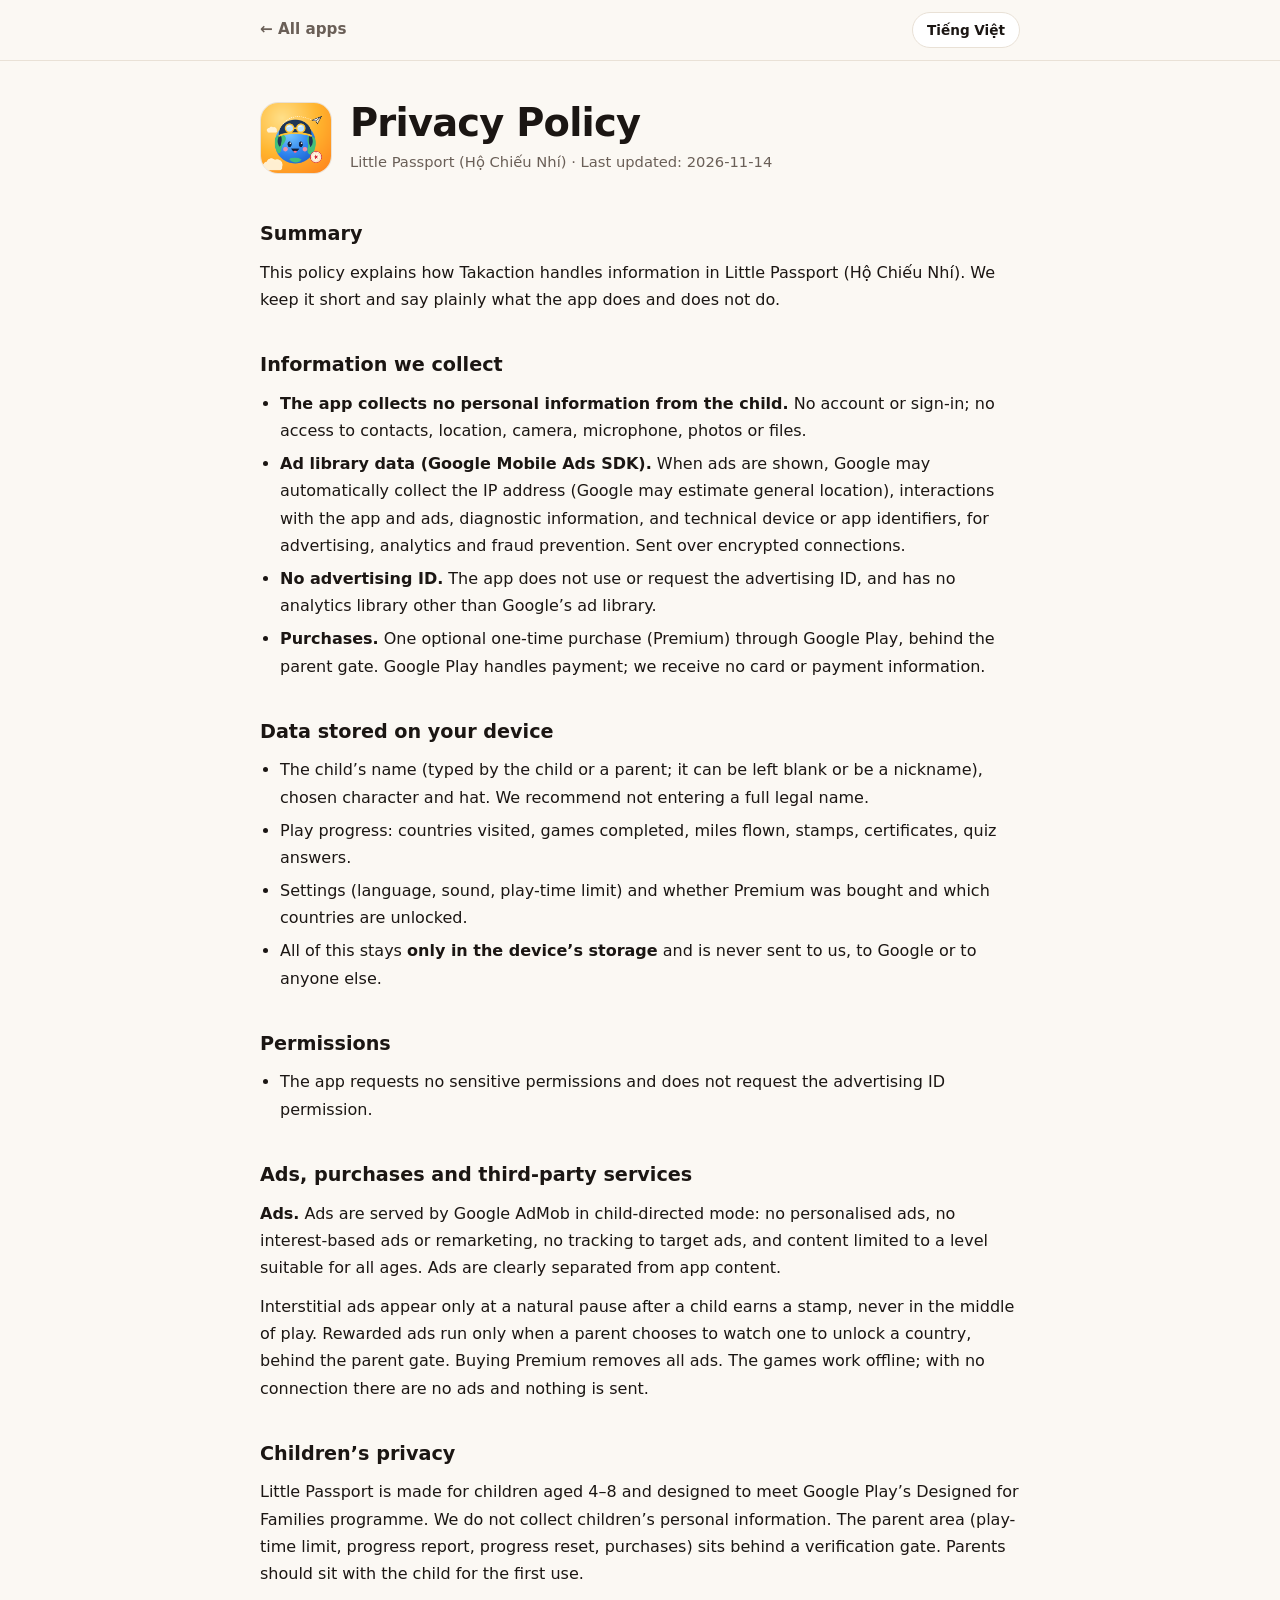
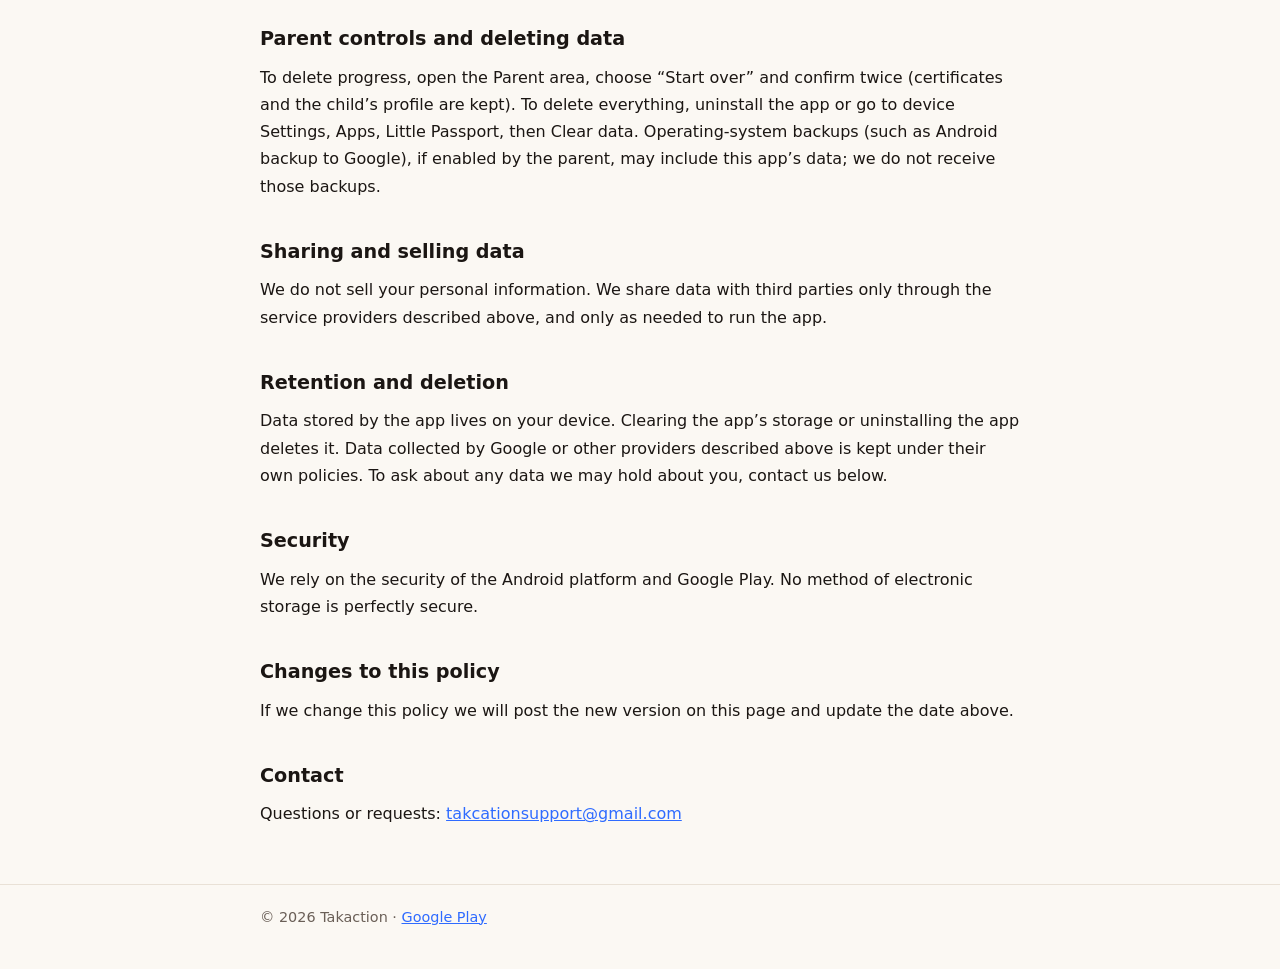
<file: privacy/ho-chieu-nhi/index.html>
<!doctype html>
<html lang="en">
<head>
<meta charset="utf-8">
<meta name="viewport" content="width=device-width, initial-scale=1">
<title>Little Passport (Hộ Chiếu Nhí) — Privacy Policy</title>
<meta name="description" content="Privacy policy for Little Passport (Hộ Chiếu Nhí) by Takaction.">
<meta name="robots" content="index,follow">
<link rel="icon" type="image/png" href="../../assets/logo-64.png">
<link rel="stylesheet" href="../policy.css">
</head>
<body>
<header><div class="wrap bar">
  <a href="../../#apps" id="back">← All apps</a>
  <button class="chip" id="lang" type="button" aria-label="Switch language">Tiếng Việt</button>
</div></header>
<main class="wrap">
  <div class="head">
    <img src="../../assets/ho-chieu-nhi.png" alt="" width="72" height="72">
    <div>
      <h1><span lang="en">Privacy Policy</span><span lang="vi">Chính sách quyền riêng tư</span></h1>
      <div class="meta">Little Passport (Hộ Chiếu Nhí) · <span lang="en">Last updated</span><span lang="vi">Cập nhật lần cuối</span>: 2026-11-14</div>
    </div>
  </div>
<div lang="en">
<h2>Summary</h2><p>This policy explains how Takaction handles information in Little Passport (Hộ Chiếu Nhí). We keep it short and say plainly what the app does and does not do.</p>
<h2>Information we collect</h2><ul><li><b>The app collects no personal information from the child.</b> No account or sign-in; no access to contacts, location, camera, microphone, photos or files.</li><li><b>Ad library data (Google Mobile Ads SDK).</b> When ads are shown, Google may automatically collect the IP address (Google may estimate general location), interactions with the app and ads, diagnostic information, and technical device or app identifiers, for advertising, analytics and fraud prevention. Sent over encrypted connections.</li><li><b>No advertising ID.</b> The app does not use or request the advertising ID, and has no analytics library other than Google’s ad library.</li><li><b>Purchases.</b> One optional one-time purchase (Premium) through Google Play, behind the parent gate. Google Play handles payment; we receive no card or payment information.</li></ul>
<h2>Data stored on your device</h2><ul><li>The child’s name (typed by the child or a parent; it can be left blank or be a nickname), chosen character and hat. We recommend not entering a full legal name.</li><li>Play progress: countries visited, games completed, miles flown, stamps, certificates, quiz answers.</li><li>Settings (language, sound, play-time limit) and whether Premium was bought and which countries are unlocked.</li><li>All of this stays <b>only in the device’s storage</b> and is never sent to us, to Google or to anyone else.</li></ul>
<h2>Permissions</h2><ul><li>The app requests no sensitive permissions and does not request the advertising ID permission.</li></ul>
<h2>Ads, purchases and third-party services</h2><p><b>Ads.</b> Ads are served by Google AdMob in child-directed mode: no personalised ads, no interest-based ads or remarketing, no tracking to target ads, and content limited to a level suitable for all ages. Ads are clearly separated from app content.</p><p>Interstitial ads appear only at a natural pause after a child earns a stamp, never in the middle of play. Rewarded ads run only when a parent chooses to watch one to unlock a country, behind the parent gate. Buying Premium removes all ads. The games work offline; with no connection there are no ads and nothing is sent.</p>
<h2>Children’s privacy</h2><p>Little Passport is made for children aged 4–8 and designed to meet Google Play’s Designed for Families programme. We do not collect children’s personal information. The parent area (play-time limit, progress report, progress reset, purchases) sits behind a verification gate. Parents should sit with the child for the first use.</p>
<h2>Parent controls and deleting data</h2><p>To delete progress, open the Parent area, choose “Start over” and confirm twice (certificates and the child’s profile are kept). To delete everything, uninstall the app or go to device Settings, Apps, Little Passport, then Clear data. Operating-system backups (such as Android backup to Google), if enabled by the parent, may include this app’s data; we do not receive those backups.</p>
<h2>Sharing and selling data</h2><p>We do not sell your personal information. We share data with third parties only through the service providers described above, and only as needed to run the app.</p>
<h2>Retention and deletion</h2><p>Data stored by the app lives on your device. Clearing the app’s storage or uninstalling the app deletes it. Data collected by Google or other providers described above is kept under their own policies. To ask about any data we may hold about you, contact us below.</p>
<h2>Security</h2><p>We rely on the security of the Android platform and Google Play. No method of electronic storage is perfectly secure.</p>
<h2>Changes to this policy</h2><p>If we change this policy we will post the new version on this page and update the date above.</p>
<h2>Contact</h2><p>Questions or requests: <a href="mailto:takcationsupport@gmail.com">takcationsupport@gmail.com</a></p>
</div>
<div lang="vi">
<h2>Tóm tắt</h2><p>Chính sách này giải thích cách Takaction xử lý thông tin trong ứng dụng Little Passport (Hộ Chiếu Nhí). Chúng tôi viết ngắn gọn và nói rõ ứng dụng làm gì, không làm gì.</p>
<h2>Thông tin chúng tôi thu thập</h2><ul><li><b>Ứng dụng không thu thập thông tin cá nhân của bé.</b> Không tài khoản hay đăng nhập; không xin quyền danh bạ, vị trí, camera, micro, ảnh hay tệp.</li><li><b>Dữ liệu của thư viện quảng cáo (Google Mobile Ads SDK).</b> Khi hiển thị quảng cáo, Google có thể tự động thu thập địa chỉ IP (Google có thể ước lượng vị trí chung), tương tác với ứng dụng và quảng cáo, thông tin chẩn đoán, và mã định danh kỹ thuật của thiết bị hay ứng dụng, dùng cho quảng cáo, phân tích và chống gian lận. Dữ liệu truyền qua kết nối mã hóa.</li><li><b>Không dùng mã quảng cáo.</b> Ứng dụng không dùng hay xin quyền mã quảng cáo (Advertising ID), và không có thư viện phân tích nào ngoài thư viện quảng cáo của Google.</li><li><b>Giao dịch mua.</b> Một gói mua một lần tùy chọn (Premium) qua Google Play, sau cổng phụ huynh. Google Play xử lý thanh toán; chúng tôi không nhận thông tin thẻ hay thanh toán.</li></ul>
<h2>Dữ liệu lưu trên thiết bị</h2><ul><li>Tên bé (do bé hoặc phụ huynh nhập, có thể để trống hoặc dùng tên gọi ở nhà), nhân vật và chiếc mũ đã chọn. Khuyên không nhập họ tên đầy đủ.</li><li>Tiến độ chơi: nước đã đến, trò đã hoàn thành, số dặm bay, con dấu, chứng nhận, câu đố đã trả lời.</li><li>Cài đặt (ngôn ngữ, âm thanh, giới hạn thời gian chơi), trạng thái đã mua Premium và các nước đã mở khóa.</li><li>Tất cả chỉ nằm <b>trong bộ nhớ của thiết bị</b> và không bao giờ được gửi cho chúng tôi, cho Google hay bất kỳ ai.</li></ul>
<h2>Quyền truy cập</h2><ul><li>Ứng dụng không yêu cầu quyền nhạy cảm nào và không xin quyền mã quảng cáo.</li></ul>
<h2>Quảng cáo, giao dịch mua và dịch vụ bên thứ ba</h2><p><b>Quảng cáo.</b> Quảng cáo do Google AdMob phân phối ở chế độ dành cho trẻ em: không quảng cáo cá nhân hóa, không quảng cáo theo sở thích hay tiếp thị lại, không theo dõi để nhắm quảng cáo, nội dung giới hạn ở mức phù hợp mọi lứa tuổi. Quảng cáo được tách rõ khỏi nội dung ứng dụng.</p><p>Quảng cáo xen kẽ chỉ hiện ở điểm nghỉ sau khi bé nhận con dấu, không bao giờ giữa lúc chơi. Quảng cáo thưởng chỉ chạy khi phụ huynh chủ động bấm xem để mở khóa một nước, sau cổng phụ huynh. Mua Premium sẽ bỏ toàn bộ quảng cáo. Các trò chơi chạy được khi không có mạng; khi không có mạng thì không có quảng cáo và không có dữ liệu nào được gửi.</p>
<h2>Quyền riêng tư của trẻ em</h2><p>Hộ Chiếu Nhí dành cho trẻ 4–8 tuổi và được thiết kế theo chương trình Designed for Families của Google Play. Chúng tôi không thu thập thông tin cá nhân của trẻ. Khu vực phụ huynh (giới hạn giờ chơi, báo cáo, xóa tiến độ, mua hàng) có cổng xác minh. Phụ huynh nên ngồi cùng bé ở lần dùng đầu tiên.</p>
<h2>Quyền của phụ huynh và xóa dữ liệu</h2><p>Xóa tiến độ: vào Khu phụ huynh, chọn “Chơi lại từ đầu” và xác nhận hai bước (chứng nhận và hồ sơ của bé được giữ lại). Xóa toàn bộ: gỡ ứng dụng, hoặc vào Cài đặt thiết bị, Ứng dụng, Hộ Chiếu Nhí, rồi Xóa dữ liệu. Sao lưu của hệ điều hành (như sao lưu Android lên Google), nếu phụ huynh bật, có thể gồm dữ liệu của ứng dụng; chúng tôi không nhận các bản sao lưu đó.</p>
<h2>Chia sẻ và bán dữ liệu</h2><p>Chúng tôi không bán thông tin cá nhân của bạn. Dữ liệu chỉ đến bên thứ ba qua các nhà cung cấp dịch vụ nêu ở trên, và chỉ khi cần để ứng dụng hoạt động.</p>
<h2>Lưu trữ và xóa dữ liệu</h2><p>Dữ liệu do ứng dụng lưu nằm trên thiết bị của bạn. Xóa dữ liệu ứng dụng hoặc gỡ cài đặt sẽ xóa chúng. Dữ liệu do Google hoặc nhà cung cấp khác nêu ở trên thu thập được giữ theo chính sách riêng của họ. Nếu muốn hỏi về dữ liệu chúng tôi có thể đang giữ, hãy liên hệ bên dưới.</p>
<h2>Bảo mật</h2><p>Chúng tôi dựa vào cơ chế bảo mật của nền tảng Android và Google Play. Không phương thức lưu trữ điện tử nào an toàn tuyệt đối.</p>
<h2>Thay đổi chính sách</h2><p>Nếu thay đổi chính sách, chúng tôi sẽ đăng bản mới trên trang này và cập nhật ngày ở trên.</p>
<h2>Liên hệ</h2><p>Câu hỏi hoặc yêu cầu: <a href="mailto:takcationsupport@gmail.com">takcationsupport@gmail.com</a></p>
</div>
</main>
<footer><div class="wrap">© <span id="yr"></span> Takaction · <a href="https://play.google.com/store/apps/dev?id=4733093585231168003" rel="noopener">Google Play</a></div></footer>
<script>
(function(){
  var r=document.documentElement,b=document.getElementById("lang"),back=document.getElementById("back");
  function s(f){try{return f()}catch(e){}}
  function set(l){r.lang=l;b.textContent=l==="vi"?"English":"Tiếng Việt";back.textContent=l==="vi"?"← Tất cả ứng dụng":"← All apps";
    document.title="Little Passport (Hộ Chiếu Nhí) — "+(l==="vi"?"Chính sách quyền riêng tư":"Privacy Policy");s(function(){localStorage.setItem("tk-lang",l)})}
  var l=s(function(){return localStorage.getItem("tk-lang")})||((navigator.language||"").toLowerCase().indexOf("vi")===0?"vi":"en");
  set(l);b.addEventListener("click",function(){set(r.lang==="vi"?"en":"vi")});
  var t=s(function(){return localStorage.getItem("tk-theme")});if(t)r.dataset.theme=t;
  document.getElementById("yr").textContent=new Date().getFullYear();
})();
</script>
</body>
</html>
</file>
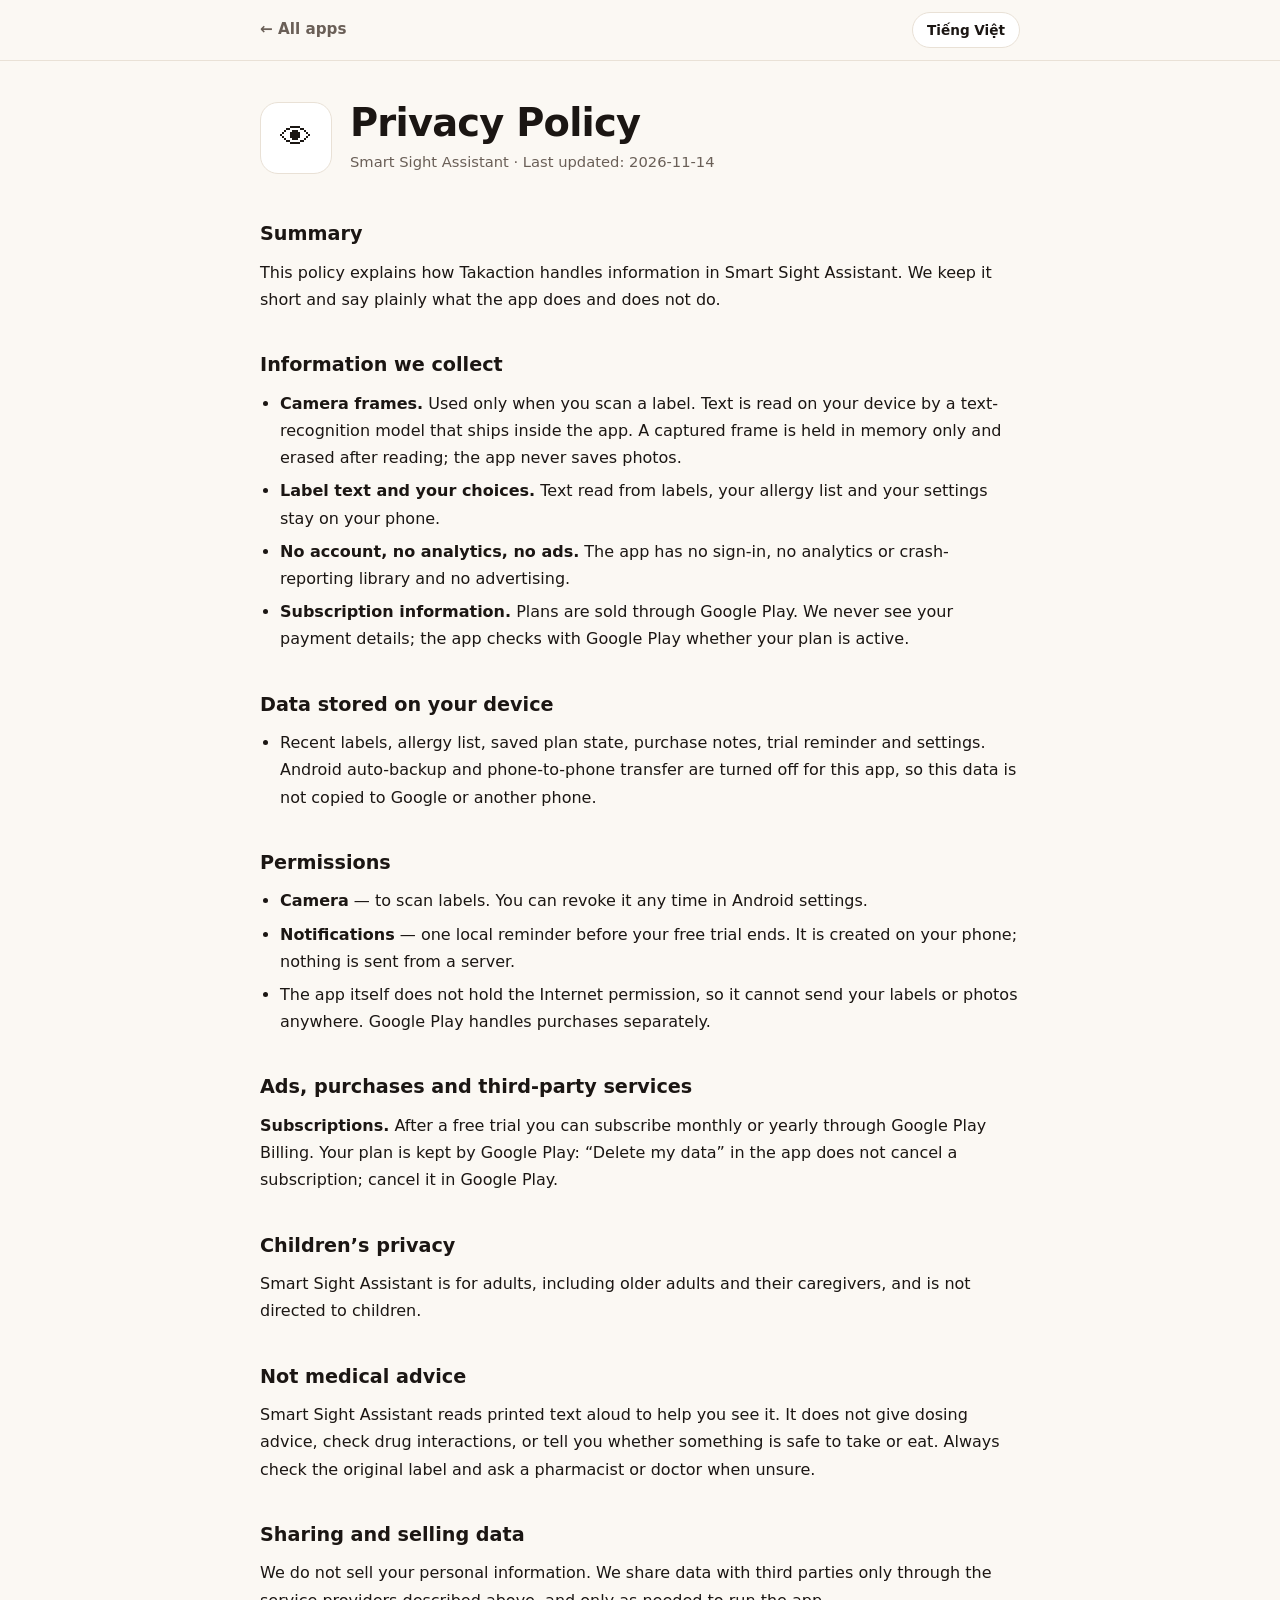
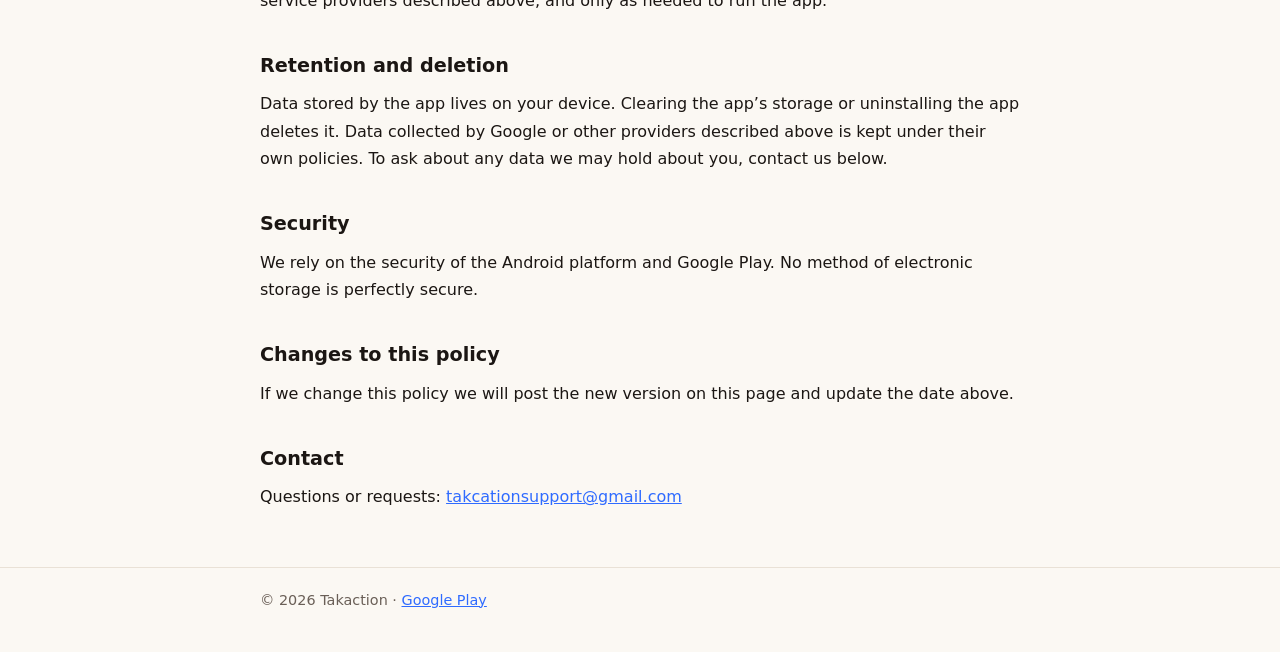
<file: privacy/smart-sight/index.html>
<!doctype html>
<html lang="en">
<head>
<meta charset="utf-8">
<meta name="viewport" content="width=device-width, initial-scale=1">
<title>Smart Sight Assistant — Privacy Policy</title>
<meta name="description" content="Privacy policy for Smart Sight Assistant by Takaction.">
<meta name="robots" content="index,follow">
<link rel="icon" type="image/png" href="../../assets/logo-64.png">
<link rel="stylesheet" href="../policy.css">
</head>
<body>
<header><div class="wrap bar">
  <a href="../../#apps" id="back">← All apps</a>
  <button class="chip" id="lang" type="button" aria-label="Switch language">Tiếng Việt</button>
</div></header>
<main class="wrap">
  <div class="head">
    <div class="noicon" aria-hidden="true">👁</div>
    <div>
      <h1><span lang="en">Privacy Policy</span><span lang="vi">Chính sách quyền riêng tư</span></h1>
      <div class="meta">Smart Sight Assistant · <span lang="en">Last updated</span><span lang="vi">Cập nhật lần cuối</span>: 2026-11-14</div>
    </div>
  </div>
<div lang="en">
<h2>Summary</h2><p>This policy explains how Takaction handles information in Smart Sight Assistant. We keep it short and say plainly what the app does and does not do.</p>
<h2>Information we collect</h2><ul><li><b>Camera frames.</b> Used only when you scan a label. Text is read on your device by a text-recognition model that ships inside the app. A captured frame is held in memory only and erased after reading; the app never saves photos.</li><li><b>Label text and your choices.</b> Text read from labels, your allergy list and your settings stay on your phone.</li><li><b>No account, no analytics, no ads.</b> The app has no sign-in, no analytics or crash-reporting library and no advertising.</li><li><b>Subscription information.</b> Plans are sold through Google Play. We never see your payment details; the app checks with Google Play whether your plan is active.</li></ul>
<h2>Data stored on your device</h2><ul><li>Recent labels, allergy list, saved plan state, purchase notes, trial reminder and settings. Android auto-backup and phone-to-phone transfer are turned off for this app, so this data is not copied to Google or another phone.</li></ul>
<h2>Permissions</h2><ul><li><b>Camera</b> — to scan labels. You can revoke it any time in Android settings.</li><li><b>Notifications</b> — one local reminder before your free trial ends. It is created on your phone; nothing is sent from a server.</li><li>The app itself does not hold the Internet permission, so it cannot send your labels or photos anywhere. Google Play handles purchases separately.</li></ul>
<h2>Ads, purchases and third-party services</h2><p><b>Subscriptions.</b> After a free trial you can subscribe monthly or yearly through Google Play Billing. Your plan is kept by Google Play: “Delete my data” in the app does not cancel a subscription; cancel it in Google Play.</p>
<h2>Children’s privacy</h2><p>Smart Sight Assistant is for adults, including older adults and their caregivers, and is not directed to children.</p>
<h2>Not medical advice</h2><p>Smart Sight Assistant reads printed text aloud to help you see it. It does not give dosing advice, check drug interactions, or tell you whether something is safe to take or eat. Always check the original label and ask a pharmacist or doctor when unsure.</p>
<h2>Sharing and selling data</h2><p>We do not sell your personal information. We share data with third parties only through the service providers described above, and only as needed to run the app.</p>
<h2>Retention and deletion</h2><p>Data stored by the app lives on your device. Clearing the app’s storage or uninstalling the app deletes it. Data collected by Google or other providers described above is kept under their own policies. To ask about any data we may hold about you, contact us below.</p>
<h2>Security</h2><p>We rely on the security of the Android platform and Google Play. No method of electronic storage is perfectly secure.</p>
<h2>Changes to this policy</h2><p>If we change this policy we will post the new version on this page and update the date above.</p>
<h2>Contact</h2><p>Questions or requests: <a href="mailto:takcationsupport@gmail.com">takcationsupport@gmail.com</a></p>
</div>
<div lang="vi">
<h2>Tóm tắt</h2><p>Chính sách này giải thích cách Takaction xử lý thông tin trong ứng dụng Smart Sight Assistant. Chúng tôi viết ngắn gọn và nói rõ ứng dụng làm gì, không làm gì.</p>
<h2>Thông tin chúng tôi thu thập</h2><ul><li><b>Khung hình từ camera.</b> Chỉ dùng khi bạn quét nhãn. Chữ được đọc ngay trên thiết bị bằng mô hình nhận dạng chữ nằm sẵn trong ứng dụng. Khung hình chụp chỉ giữ trong bộ nhớ và bị xóa sau khi đọc; ứng dụng không bao giờ lưu ảnh.</li><li><b>Nội dung nhãn và lựa chọn của bạn.</b> Chữ đọc từ nhãn, danh sách dị ứng và cài đặt của bạn nằm trên điện thoại.</li><li><b>Không tài khoản, không phân tích, không quảng cáo.</b> Ứng dụng không có đăng nhập, không có thư viện phân tích hay báo lỗi, và không có quảng cáo.</li><li><b>Thông tin đăng ký gói.</b> Các gói được bán qua Google Play. Chúng tôi không thấy thông tin thanh toán; ứng dụng hỏi Google Play xem gói của bạn còn hiệu lực không.</li></ul>
<h2>Dữ liệu lưu trên thiết bị</h2><ul><li>Nhãn gần đây, danh sách dị ứng, trạng thái gói đã lưu, ghi chú giao dịch, nhắc nhở dùng thử và cài đặt. Tính năng tự sao lưu của Android và chuyển dữ liệu giữa hai điện thoại đã tắt cho ứng dụng này, nên dữ liệu không được chép lên Google hay sang máy khác.</li></ul>
<h2>Quyền truy cập</h2><ul><li><b>Camera</b> — để quét nhãn. Bạn có thể thu hồi quyền bất kỳ lúc nào trong cài đặt Android.</li><li><b>Thông báo</b> — một nhắc nhở cục bộ trước khi hết dùng thử. Nó được tạo trên điện thoại; không có gì được gửi từ máy chủ.</li><li>Bản thân ứng dụng không có quyền Internet nên không thể gửi nhãn hay ảnh của bạn đi đâu. Google Play xử lý giao dịch riêng.</li></ul>
<h2>Quảng cáo, giao dịch mua và dịch vụ bên thứ ba</h2><p><b>Đăng ký gói.</b> Sau thời gian dùng thử miễn phí, bạn có thể đăng ký theo tháng hoặc năm qua Google Play Billing. Gói do Google Play giữ: “Xóa dữ liệu của tôi” trong ứng dụng không hủy gói; hãy hủy trong Google Play.</p>
<h2>Quyền riêng tư của trẻ em</h2><p>Smart Sight Assistant dành cho người lớn, gồm người lớn tuổi và người chăm sóc, không nhắm tới trẻ em.</p>
<h2>Không phải lời khuyên y tế</h2><p>Smart Sight Assistant đọc to chữ in để giúp bạn nhìn rõ. Ứng dụng không đưa ra liều dùng, không kiểm tra tương tác thuốc, và không cho biết một thứ có an toàn để uống hay ăn hay không. Luôn kiểm tra nhãn gốc và hỏi dược sĩ hoặc bác sĩ khi chưa chắc.</p>
<h2>Chia sẻ và bán dữ liệu</h2><p>Chúng tôi không bán thông tin cá nhân của bạn. Dữ liệu chỉ đến bên thứ ba qua các nhà cung cấp dịch vụ nêu ở trên, và chỉ khi cần để ứng dụng hoạt động.</p>
<h2>Lưu trữ và xóa dữ liệu</h2><p>Dữ liệu do ứng dụng lưu nằm trên thiết bị của bạn. Xóa dữ liệu ứng dụng hoặc gỡ cài đặt sẽ xóa chúng. Dữ liệu do Google hoặc nhà cung cấp khác nêu ở trên thu thập được giữ theo chính sách riêng của họ. Nếu muốn hỏi về dữ liệu chúng tôi có thể đang giữ, hãy liên hệ bên dưới.</p>
<h2>Bảo mật</h2><p>Chúng tôi dựa vào cơ chế bảo mật của nền tảng Android và Google Play. Không phương thức lưu trữ điện tử nào an toàn tuyệt đối.</p>
<h2>Thay đổi chính sách</h2><p>Nếu thay đổi chính sách, chúng tôi sẽ đăng bản mới trên trang này và cập nhật ngày ở trên.</p>
<h2>Liên hệ</h2><p>Câu hỏi hoặc yêu cầu: <a href="mailto:takcationsupport@gmail.com">takcationsupport@gmail.com</a></p>
</div>
</main>
<footer><div class="wrap">© <span id="yr"></span> Takaction · <a href="https://play.google.com/store/apps/dev?id=4733093585231168003" rel="noopener">Google Play</a></div></footer>
<script>
(function(){
  var r=document.documentElement,b=document.getElementById("lang"),back=document.getElementById("back");
  function s(f){try{return f()}catch(e){}}
  function set(l){r.lang=l;b.textContent=l==="vi"?"English":"Tiếng Việt";back.textContent=l==="vi"?"← Tất cả ứng dụng":"← All apps";
    document.title="Smart Sight Assistant — "+(l==="vi"?"Chính sách quyền riêng tư":"Privacy Policy");s(function(){localStorage.setItem("tk-lang",l)})}
  var l=s(function(){return localStorage.getItem("tk-lang")})||((navigator.language||"").toLowerCase().indexOf("vi")===0?"vi":"en");
  set(l);b.addEventListener("click",function(){set(r.lang==="vi"?"en":"vi")});
  var t=s(function(){return localStorage.getItem("tk-theme")});if(t)r.dataset.theme=t;
  document.getElementById("yr").textContent=new Date().getFullYear();
})();
</script>
</body>
</html>
</file>
<file: privacy/policy.css>
:root{--bg:#fbf8f3;--surface:#fff;--ink:#1b1613;--muted:#6a5f57;--line:#e9e1d6;--accent:#ff5a1f;--blue:#2f6bff}
@media (prefers-color-scheme:dark){:root:not([data-theme=light]){--bg:#14110f;--surface:#1f1a17;--ink:#f6efe8;--muted:#b3a79d;--line:#332c27;--blue:#7fa6ff}}
:root[data-theme=dark]{--bg:#14110f;--surface:#1f1a17;--ink:#f6efe8;--muted:#b3a79d;--line:#332c27;--blue:#7fa6ff}
*{box-sizing:border-box;margin:0}
body{background:var(--bg);color:var(--ink);font:16px/1.7 system-ui,-apple-system,"Segoe UI",Roboto,sans-serif;-webkit-font-smoothing:antialiased}
.wrap{width:min(760px,100% - 32px);margin-inline:auto}
header{border-bottom:1px solid var(--line)}
.bar{display:flex;justify-content:space-between;align-items:center;height:60px;gap:12px}
.bar a{color:var(--muted);text-decoration:none;font-weight:600;font-size:.95rem}
.bar a:hover{color:var(--ink)}
.chip{border:1px solid var(--line);background:var(--surface);color:var(--ink);border-radius:999px;padding:6px 14px;font:600 .85rem system-ui;cursor:pointer;min-height:36px}
.chip:hover{border-color:var(--accent)}
.head{display:flex;gap:18px;align-items:center;padding:40px 0 8px}
.head img,.head .noicon{width:72px;height:72px;border-radius:18px;border:1px solid var(--line);flex:none}
.head .noicon{display:grid;place-items:center;background:var(--surface);font-size:2rem}
h1{font-size:clamp(1.7rem,4.5vw,2.4rem);line-height:1.15;letter-spacing:-.02em}
.meta{color:var(--muted);font-size:.92rem;margin-top:4px}
h2{font-size:1.2rem;margin:36px 0 8px}
p,ul{margin-bottom:12px}
ul{padding-left:1.25rem}li{margin-bottom:6px}
a{color:var(--blue)}
footer{margin:56px 0 40px;padding-top:20px;border-top:1px solid var(--line);color:var(--muted);font-size:.9rem}
html[lang=vi] [lang=en],html[lang=en] [lang=vi]{display:none}
a:focus-visible,button:focus-visible{outline:3px solid var(--blue);outline-offset:3px}
</file>
